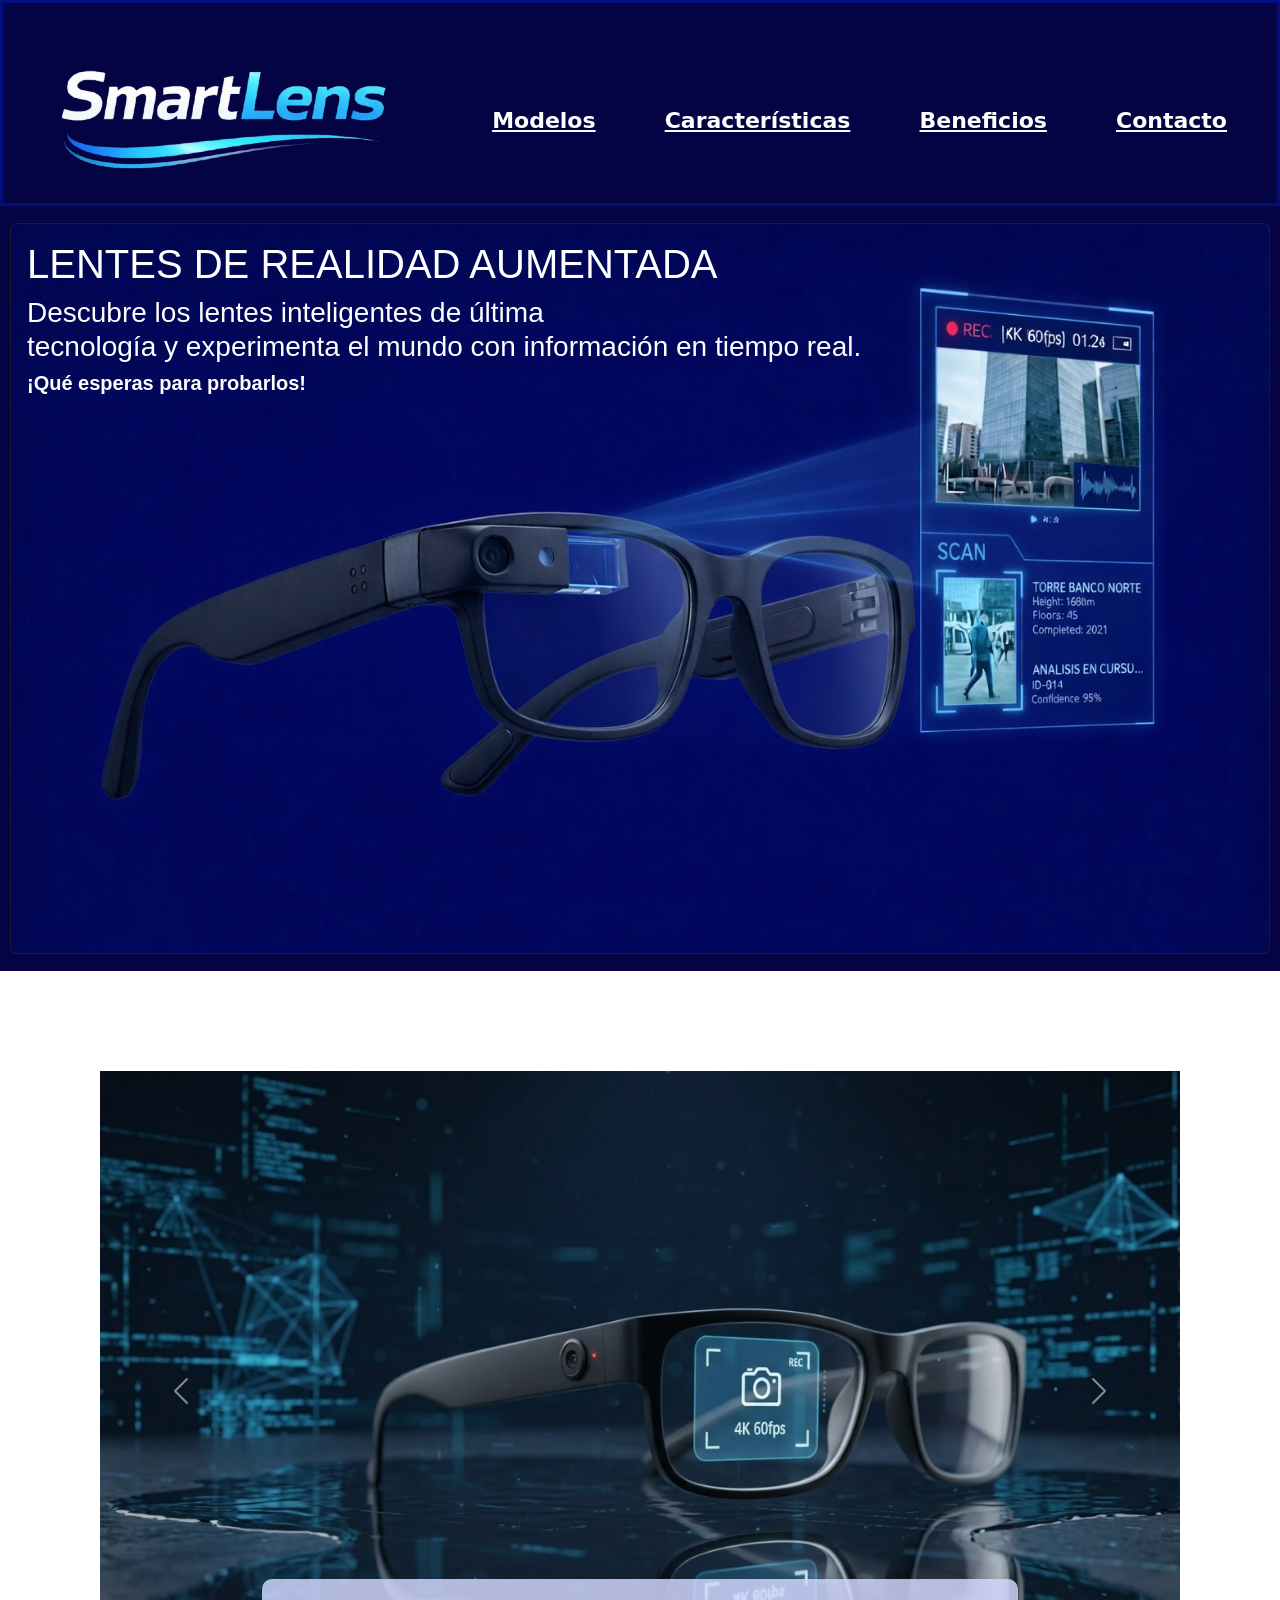
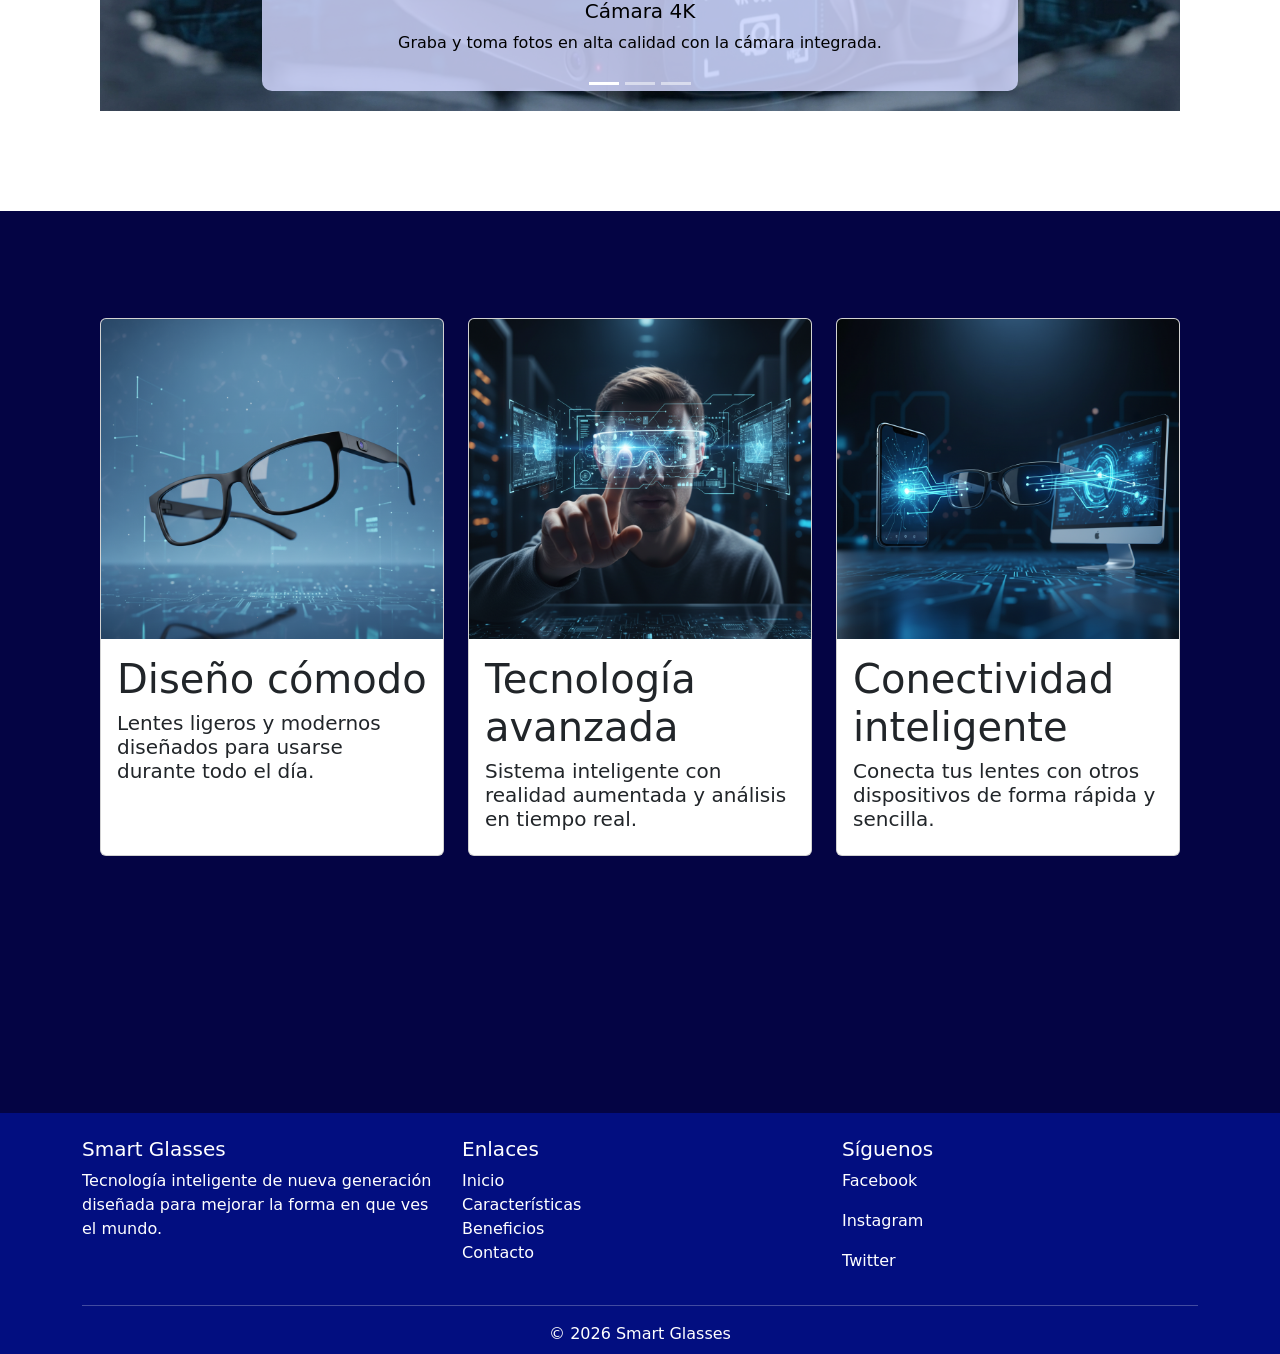
<file: index.html>
<!DOCTYPE html>

<head>
    <meta charset="UTF-8">
    <meta name="viewport" content="width=device-width, initial-scale=1.0">
    <title>SmartLens</title>
    <link rel="stylesheet" href="https://cdn.jsdelivr.net/npm/bootstrap@5.3.8/dist/css/bootstrap.min.css">
    <link rel="stylesheet" href="https://cdn.jsdelivr.net/npm/bootstrap@5.3.8/dist/js/bootstrap.bundle.min.js">
    <link rel="stylesheet" href="css/style.css">
</head>
<link rel="stylesheet" href="https://cdn.jsdelivr.net/npm/bootstrap@5.3.8/dist/css/bootstrap.min.css">
<link rel="stylesheet" href="css/style.css">

<body>

    <div class="container-fluid">
        <div class="item navbar">
            <div class="container-fluid nav-personal">
                <a class="navbar-brand" href="#">
                    <img src="img/Logo.png">
                </a>
                <a class="link-modelos" href="modelos.html">Modelos</a>
                <a class="link-modelos" href="#">Características</a>
                <a class="link-modelos" href="#">Beneficios</a>
                <a class="link-modelos" href="#">Contacto</a>
            </div>
        </div>
        <div class="item portada">
            <div class="card text-bg-dark">
                <img src="img/Lentes.png" class="card-img" alt="...">
                <div class="card-img-overlay">
                    <h1 class="card-title">LENTES DE REALIDAD AUMENTADA</h1>
                    <h3 class="card-text">
                        Descubre los lentes inteligentes de última <br>
                        tecnología y experimenta el mundo con información en tiempo real.
                    </h3>
                    <h5 class="card-text">
                        <strong>¡Qué esperas para probarlos!</strong>
                    </h5>
                </div>
            </div>
        </div>
        <div class="item caracteristicas">
            <div id="carouselExampleCaptions" class="carousel slide">
                <div class="carousel-indicators">
                    <button type="button" data-bs-target="#carouselExampleCaptions" data-bs-slide-to="0"
                        class="active"></button>
                    <button type="button" data-bs-target="#carouselExampleCaptions" data-bs-slide-to="1"></button>
                    <button type="button" data-bs-target="#carouselExampleCaptions" data-bs-slide-to="2"></button>
                </div>
                <div class="carousel-inner">
                    <div class="carousel-item active">
                        <img src="img/C_1.png" class="d-block w-100">
                        <div class="carousel-caption d-none d-md-block">
                            <h5>Cámara 4K</h5>
                            <p>Graba y toma fotos en alta calidad con la cámara integrada.</p>
                        </div>
                    </div>
                    <div class="carousel-item">
                        <img src="img/C_2.png" class="d-block w-100">
                        <div class="carousel-caption d-none d-md-block">
                            <h5>Escaneo en tiempo real</h5>
                            <p>Detecta y analiza el entorno en tiempo real.</p>
                        </div>
                    </div>
                    <div class="carousel-item">
                        <img src="img/C_3.png" class="d-block w-100">
                        <div class="carousel-caption d-none d-md-block">
                            <h5>Realidad aumentada</h5>
                            <p>Mira información digital sobre el mundo real en tiempo real.</p>
                        </div>
                    </div>
                </div>
                <button class="carousel-control-prev" type="button" data-bs-target="#carouselExampleCaptions"
                    data-bs-slide="prev">
                    <span class="carousel-control-prev-icon"></span>
                </button>
                <button class="carousel-control-next" type="button" data-bs-target="#carouselExampleCaptions"
                    data-bs-slide="next">
                    <span class="carousel-control-next-icon"></span>
                </button>
            </div>
        </div>
        <div class="item beneficios">
            <div class="row row-cols-1 row-cols-md-3 g-4">
                <div class="col">
                    <div class="card h-100">
                        <img src="img/B_1.png" class="card-img-top">
                        <div class="card-body">
                            <h1>Diseño cómodo</h1>
                            <h5>Lentes ligeros y modernos diseñados para usarse durante todo el día.</h5>
                        </div>
                    </div>
                </div>
                <div class="col">
                    <div class="card h-100">
                        <img src="img/B_2.png" class="card-img-top">
                        <div class="card-body">
                            <h1>Tecnología avanzada</h1>
                            <h5>Sistema inteligente con realidad aumentada y análisis en tiempo real.</h5>
                        </div>
                    </div>
                </div>
                <div class="col">
                    <div class="card h-100">
                        <img src="img/B_3.png" class="card-img-top">
                        <div class="card-body">
                            <h1>Conectividad inteligente</h1>
                            <h5>Conecta tus lentes con otros dispositivos de forma rápida y sencilla.</h5>
                        </div>
                    </div>
                </div>
            </div>
        </div>
        <div class="item footer">
            <footer style="background-color: rgb(2,14,128);" class="text-white pt-4 pb-2">
                <div class="container">
                    <div class="row">
                        <div class="col-md-4">
                            <h5>Smart Glasses</h5>
                            <p>Tecnología inteligente de nueva generación diseñada para mejorar la forma en que ves
                                el mundo.</p>
                        </div>
                        <div class="col-md-4">
                            <h5>Enlaces</h5>
                            <ul class="list-unstyled">
                                <li>Inicio</li>
                                <li>Características</li>
                                <li>Beneficios</li>
                                <li>Contacto</li>
                            </ul>
                        </div>
                        <div class="col-md-4">
                            <h5>Síguenos</h5>
                            <p>Facebook</p>
                            <p>Instagram</p>
                            <p>Twitter</p>
                        </div>
                    </div>
                    <hr>
                    <div class="text-center">© 2026 Smart Glasses</div>
                </div>
            </footer>
        </div>
    </div>
    <script src="https://cdn.jsdelivr.net/npm/bootstrap@5.3.8/dist/js/bootstrap.bundle.min.js"></script>
</body>

</html>
</file>
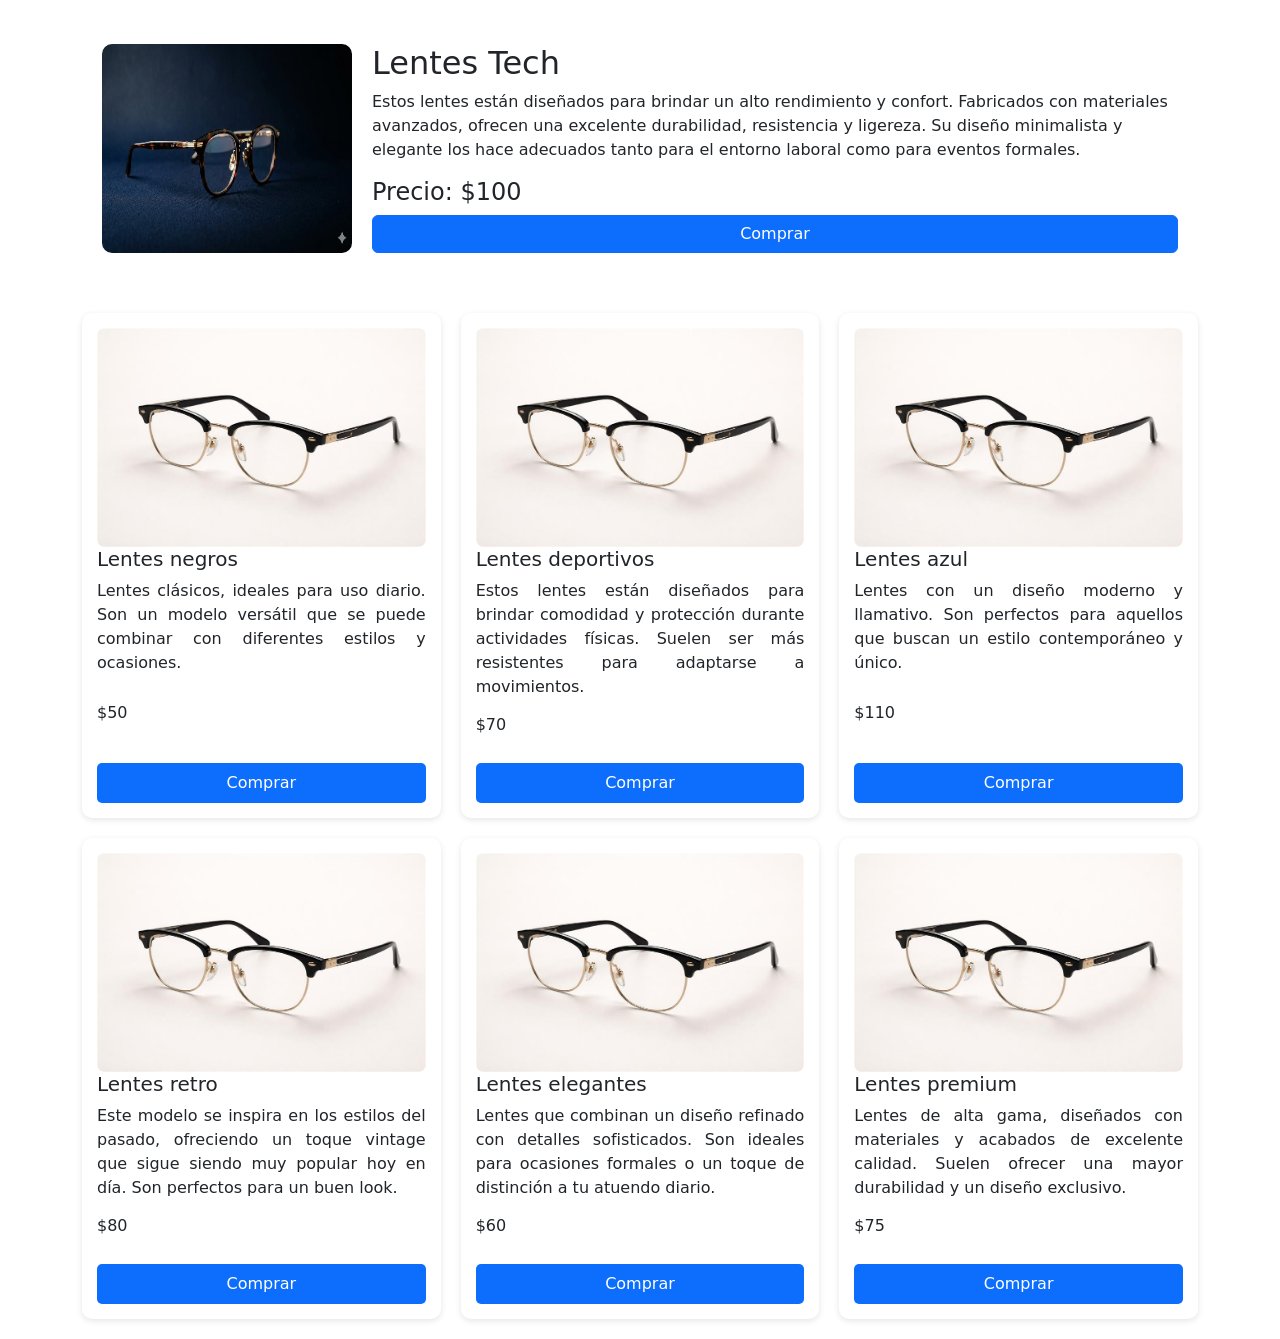
<file: modelos.html>
<!DOCTYPE html>
<html lang="es">

<head>
    <meta charset="UTF-8">
    <title>Tienda de Lentes</title>
    <link rel="stylesheet" href="css/style.css">
    <link href="https://cdn.jsdelivr.net/npm/bootstrap@5.3.2/dist/css/bootstrap.min.css" rel="stylesheet">

</head>

<body class="body">

    <div class="container mt-4">

        <div class="destacado">

            <img src="img/lente.destacado.jpg" alt="Lentes">

            <div class="info">
                <h2>Lentes Tech</h2>
                <p>
                    Estos lentes están diseñados para brindar un alto rendimiento y confort. Fabricados con materiales avanzados, ofrecen una excelente durabilidad, resistencia y ligereza. Su diseño minimalista y elegante los hace adecuados tanto para el entorno laboral como para eventos formales.
                </p>
                <h4>Precio: $100</h4>
                <button class="btn btn-primary">Comprar</button>
            </div>

        </div>


        <div class="productos">

            <div class="producto">
                <img src="img/lente.producto.jpg">
                <h5>Lentes negros</h5>
                <p>Lentes clásicos, ideales para uso diario. Son un modelo versátil que se puede combinar con diferentes estilos y ocasiones.</p>
                <h6 class="valor">$50</h6>
                <button>Comprar</button>
            </div>

            <div class="producto">
                <img src="img/lente.producto.jpg">
                <h5>Lentes deportivos</h5>
                <p>Estos lentes están diseñados para brindar comodidad y protección durante actividades físicas. Suelen ser más resistentes para adaptarse a movimientos.</p>
                <h6 class="valor">$70</h6>
                <button>Comprar</button>
            </div>

            <div class="producto">
                <img src="img/lente.producto.jpg">
                <h5>Lentes azul</h5>
                <p>Lentes con un diseño moderno y llamativo. Son perfectos para aquellos que buscan un estilo contemporáneo y único.</p>
                <h6 class="valor">$110</h6>
                <button>Comprar</button>
            </div>

            <div class="producto">
                <img src="img/lente.producto.jpg">
                <h5>Lentes retro</h5>
                <p>Este modelo se inspira en los estilos del pasado, ofreciendo un toque vintage que sigue siendo muy popular hoy en día. Son perfectos para un buen look.</p>
                <h6 class="valor">$80</h6>
                <button>Comprar</button>
            </div>

            <div class="producto">
                <img src="img/lente.producto.jpg">
                <h5>Lentes elegantes</h5>
                <p>Lentes que combinan un diseño refinado con detalles sofisticados. Son ideales para ocasiones formales o un toque de distinción a tu atuendo diario.</p>
                <h6 class="valor">$60</h6>
                <button>Comprar</button>
            </div>

            <div class="producto">
                <img src="img/lente.producto.jpg">
                <h5>Lentes premium</h5>
                <p>Lentes de alta gama, diseñados con materiales y acabados de excelente calidad. Suelen ofrecer una mayor durabilidad y un diseño exclusivo.</p>
                <h6 class="valor">$75</h6>
                <button>Comprar</button>
            </div>

        </div>

    </div>

</body>

</html>
</file>
<file: css/style.css>
<<<<<<< HEAD
.body {
    background-color: rgb(4, 4, 68);
}

.destacado {
    display: flex;
    gap: 20px;
    background: white;
    padding: 20px;
    border-radius: 10px;
    margin-bottom: 40px;
}

.destacado img {
    width: 250px;
    border-radius: 10px;
}

.info {
    display: flex;
    flex-direction: column;
    justify-content: center;
}


.productos {
    display: grid;
    grid-template-columns: 1fr 1fr 1fr;
    grid-template-rows: auto auto auto;
    grid-template-areas: 
        "producto producto"
        "producto producto"
        "producto producto"
    ;
    gap: 20px;
}

.producto {
    background: white;
    padding: 15px;
    border-radius: 10px;
    text-align: center;
    box-shadow: 0px 2px 6px rgba(0, 0, 0, 0.1);
    display: flex;
    flex-direction: column;
    justify-content: space-between;
    text-align: justify;
}

.producto img {
    width: 100%;
    border-radius: 8px;
}

.valor {
    margin-top: auto;
    height: 40px;
}

.producto button {
    background: #0d6efd;
    color: white;
    border: none;
    padding: 8px 15px;
    border-radius: 5px;
    margin-top: auto;
}

@media (max-width: 1024px) {
    .productos {
        grid-template-columns: 1fr 1fr;
    }
    .destacado {
        flex-direction: column;
        gap: 10px;
    }
    .destacado img {
        width: 100%;
        margin-bottom: 10px;
    }
}

@media (max-width: 767px) {
    .productos {
        grid-template-columns: 1fr;
        grid-template-areas: "producto";
        gap: 15px;
    }

    .producto {
        padding: 10px;
    }

    .producto button {
        width: 100%;
        padding: 10px;
    }

    .destacado {
        flex-direction: column;
        gap: 10px;
        padding: 15px;
    }

    .destacado img {
        width: 100%;
        margin-bottom: 10px;
    }

    .info {
        align-items: center;
    }
}
=======
* {
    box-sizing: border-box;
}

.container-fluid {
    display: grid;
    grid-template-columns: 100%;
    grid-template-rows: auto auto auto auto auto;
    grid-template-areas:
        "navbar"
        "portada"
        "características"
        "beneficios"
        "footer";
    gap: 7px;
    height: 100px;
    padding: 0%;
}

.item {
    display: flex;
    padding: 10px;
}


body {
    background-color: rgb(4, 4, 68);
}

.navbar {
    grid-area: navbar;
    border: 3px solid rgb(2, 14, 128);
    padding: 50px;
}

.link-modelos{
    color: white;
    font-size: 22px;
    font-weight: bold;
    margin-left: 20px;
}

.portada {
    background-color: rgb(4, 4, 68);
    grid-area: portada;
    width: 100%;
    font-family: 'Baloo 2', sans-serif;
    justify-content: center;
    align-items: center;
}

.caracteristicas {
    grid-area: características;
    background-color: white;
    height: auto;
    justify-content: center;
    align-items: center;
    padding: 100px;
}

.carousel-caption{
    background: rgba(211, 216, 255, 0.836);
    border-radius: 10px;
    color: black;
}

.beneficios {
    grid-area: beneficios;
    padding: 100px;
    padding-bottom: 250px;
}

.footer {
    grid-area: footer;
    padding: 0%;
    color: #000;
}

footer{
    width: 100%;
}

>>>>>>> 05ae05bb05e623e77bd9c71ef78c5276ecf061ac
</file>
